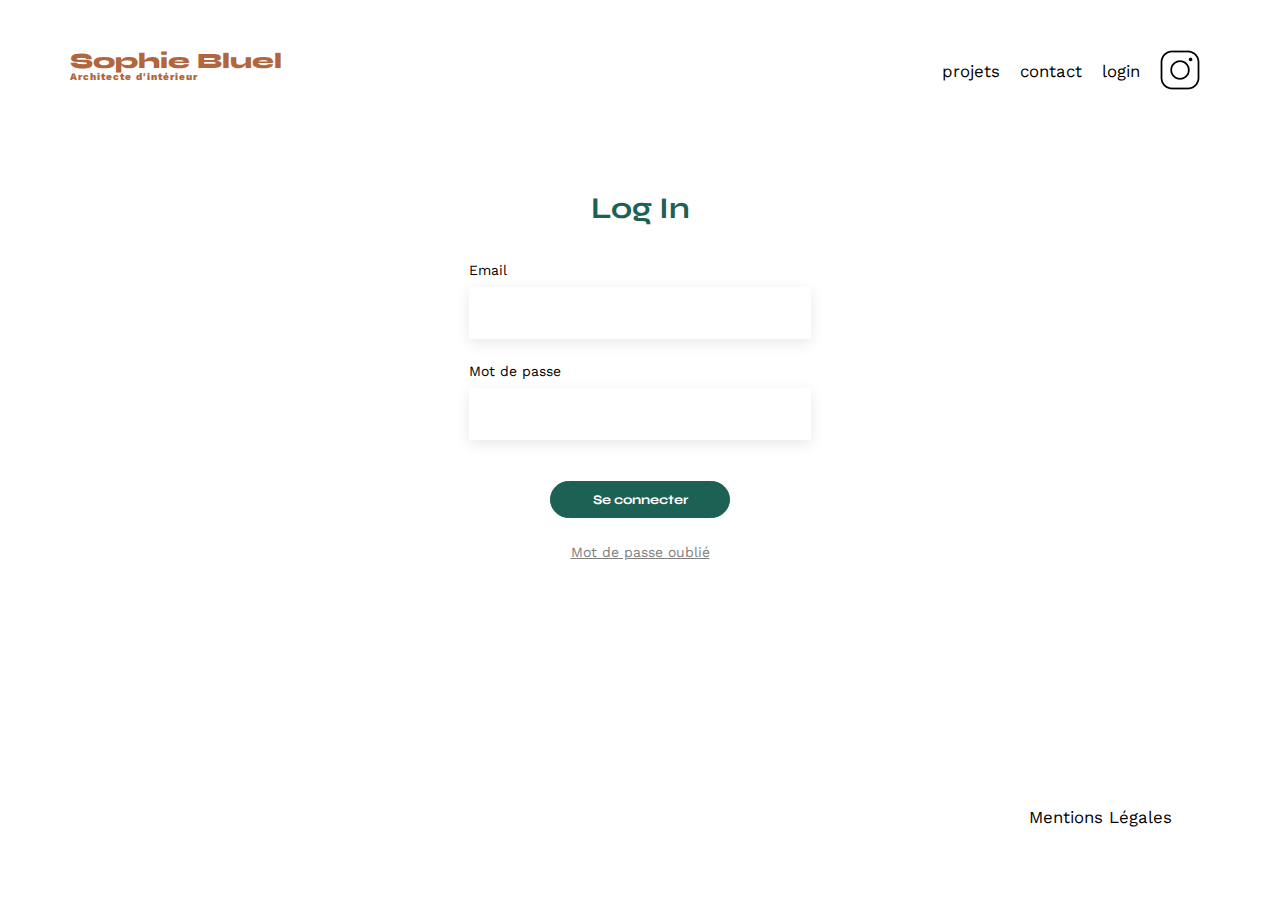
<file: FrontEnd/login.html>
<!DOCTYPE html>
<html lang="fr">
<head>
	<meta charset="UTF-8">
	<title>Sophie Bluel - Architecte d'intérieur</title>
	<meta name="viewport" content="width=device-width, initial-scale=1.0">
	<link rel="preconnect" href="https://fonts.googleapis.com">
	<link rel="preconnect" href="https://fonts.gstatic.com" crossorigin>
	<link href="https://fonts.googleapis.com/css2?family=Syne:wght@700;800&family=Work+Sans&display=swap" rel="stylesheet">
	<meta name="description" content="">
	<link rel="stylesheet" href="./assets/style.css">
</head>
<body>
<header>
	<h1><a href="./index.html">Sophie Bluel</a><span>Architecte d'intérieur</span></h1>
	<nav>
		<ul>
			<li>projets</li>
			<li>contact</li>
			<li class="login">login</li>
			<li><img src="./assets/icons/instagram.png" alt="Instagram"></li>
		</ul>
	</nav>
</header>
<main>
    <section class="login_form">
		<h2 class="title_login">Log In</h2>
		<form action="#" method="post">
			<label class="label_login email" for="email">Email</label>
			<input class="input_login input_email" type="email" name="email" id="email">
			<label class="label_login password" for="password">Mot de passe</label>
            <input class="input_login input_password" type="password" name="password" id="password">
			<p class="error_message"></p>
			<input class="login_btn btn" type="submit" value="Se connecter">
            <a href="#">Mot de passe oublié</a>
		</form>
	</section>
</main>
<footer class="footer">
	<nav>
		<ul>
			<li>Mentions Légales</li>
		</ul>
	</nav>
	<script src="./login.js"></script>
</footer>
</body>
</html>
</file>
<file: FrontEnd/assets/style.css>
/* http://meyerweb.com/eric/tools/css/reset/
   v2.0 | 20110126
   License: none (public domain)
*/
html, body, div, span, applet, object, iframe,
h1, h2, h3, h4, h5, h6, p, blockquote, pre,
a, abbr, acronym, address, big, cite, code,
del, dfn, em, img, ins, kbd, q, s, samp,
small, strike, strong, sub, sup, tt, var,
b, u, i, center,
dl, dt, dd, ol, ul, li,
fieldset, form, label, legend,
table, caption, tbody, tfoot, thead, tr, th, td,
article, aside, canvas, details, embed,
figure, figcaption, footer, header, hgroup,
menu, nav, output, ruby, section, summary,
time, mark, audio, video {
	margin: 0;
	padding: 0;
	border: 0;
	font-size: 100%;
	font: inherit;
	vertical-align: baseline;
}
/* HTML5 display-role reset for older browsers */
article, aside, details, figcaption, figure,
footer, header, hgroup, menu, nav, section {
	display: block;
}
body {
	line-height: 1;
}
ol, ul {
	list-style: none;
}
blockquote, q {
	quotes: none;
}
blockquote:before, blockquote:after,
q:before, q:after {
	content: '';
	content: none;
}
table {
	border-collapse: collapse;
	border-spacing: 0;
}
/** end reset css**/
body {
	max-width: 1140px;
	margin:auto;
	font-family: 'Work Sans' ;
	font-size: 14px;
}
/* Ajout banner homepage */
.banner {
	position: absolute;
	top: 0;
	left: 0;
	z-index: 1;
	background: #000;
	width: 100%;
	height: 40px;
}
.content-banner {
	display: flex;
	justify-content: center;
	align-items: center;
}
.banner i {
	color: #fff;
	margin-right: 5px;
}
.banner p {
	color: rgb(214, 214, 214);
	text-align: center;
	padding: 10px 0;
	margin-right: 10px;
}
.banner .update {
	background: #fff;
	border: 1px solid #000;
	border-radius: 15px;
	padding: 5px 15px;
	cursor: pointer;
}
/*** Partie Modale ***/
.modale {
	position: fixed;
	top: 0;
	left: 0;
	width: 100vw;
	height: 100%;
	background-color: rgba(0, 0, 0, 0.3);
	display: none;
	justify-content: center;
	align-items: center;
	z-index: 1;
}
.modale-container {
	background-color: white;
	border-radius: 10px;
	width: 630px;
	height: 700px;
	flex-direction: column;
	align-items: center;
	padding: 20px;
	position: sticky;
}
.icon-container {
	width: 100%;
	display: flex;
	justify-content: flex-end;
}
.fa-xmark{
	font-size: 20px;
	cursor: pointer;
}
.modale-container h2 {
	font-family: 'Work Sans';
	font-style: normal;
	font-weight: 400;
	font-size: 26px;
	color: #000000;
	margin: 20px 0;
}
/** Gallery Modale **/
.gallery-modale {
	display: flex;
	flex-wrap: wrap;
	width: 80%;
}
.gallery-modale figure {
	position: relative;
	width: 100px;
}
.gallery-modale img {
	width: 78px;
	height: 104px;
	margin-right: 5px;
}
.move, .delete {
	background: #000;
	width: 20px;
	height: 20px;
	border-radius: 2px;
	position: absolute;
}
.move {
	top: 9px;
	left: 27px;
}
.delete {
	top: 9px;
	left: 52px;
}
.icon-arrow, .icon-trash {
	cursor: pointer;
	color: #fff;
	font-size: 13px;
	position: absolute;
}
.icon-arrow {
	top: 4px;
	left: 3px;
}
.icon-trash {
	top: 3px;
	left: 4px;
}
.gallery-modale figcaption {
	margin-bottom: 10px;
}
.edit-line-modale {
	border: 1px solid #B3B3B3;
	width: 75%;
	position: absolute;
	top: 560px;
}
.btnAdd-photo {
	background: #1D6154;
	border-radius: 60px;
	border: none;
	color: #fff;
	width: 235px;
	padding: 10px 50px;
	margin: 20px 0 0;
	position: absolute;
	top: 580px;
	cursor: pointer;
}
.edit-delete {
	color: red;
	position: absolute;
	top: 680px;
	cursor: pointer;
}
/** Modale Add Project **/
.modale-add {
	background: #FFF;
	width: 600px;
	height: 640px;
	display: flex;
	flex-direction: column;
	align-items: center;
}
.icon-container-modale-add {
	width: 90%;
	margin: 20px;
	display: flex;
	justify-content: space-between;
	align-items: center;
}
.title-modale-add {
	font-family: 'Work Sans';
	font-style: normal;
	font-weight: 400;
	font-size: 26px;
	color: #000000;
	margin: 20px 0 30px;
}
.form {
	display: flex;
    flex-direction: column
}
.icon-modale-add {
	font-size: 50px;
	color: #B9C5CC;
}
.container-add-photo {
	width: 420px;
	height: 169px;
	background: #E8F1F7;
	border-radius: 3px;
	display: flex;
	flex-direction: column;
	align-items: center;
	justify-content: space-evenly;
	margin-bottom: 20px;
}
.img-add {
	display: none;
	width: 150px;
	height: 170px;
	object-fit: cover;
}
.title-add-image, .content-add-image {
	font-family: 'Work Sans';
	text-align: center;
}
.input-file-container {
	background: #CBD6DC;
	color: #306685;
	font-size: 14px;
	border-radius: 50px;
	width: 150px;
	padding: 10px 25px;
}
.text-modale-add {
	color: #444;
	font-size: 10px;
	font-style: normal;
	font-weight: 400;
}
.inputAdd-photo {
	display: none;
}
.title-label, .menu-label {
	margin: 10px 0;
	cursor: pointer;
}
.inputTitle-add, .select-category {
	height: 45px;
	color: #6C6C6C;
	padding: 0 5px;
	border: none;
	box-shadow: 0px 4px 14px rgba(0, 0, 0, 0.09);
	font-family: 'Work Sans';
	font-style: normal;
	font-weight: 400;
	font-size: 14px;
	line-height: 16px;
}
.inputTitle-add {
	width: 410px;
}
.select-category {
	width: 100%;
}
.edit-line {
	border: 1px solid #b7b7b7;
	width: 100%;
	margin: 35px 0 25px;
}
.btnAdd-validate[type="submit"] {
	background: #A7A7A7;
	border-radius: 60px;
	border: none;
	color: #fff;
	width: 235px;
	padding: 10px 50px;
	margin: 10px auto;
	cursor: pointer;
}
/****************************/
header {
	display: flex;
	justify-content: space-between;
	margin: 50px 0
}
section {
	margin: 50px 0
}
h1 {
	display: flex;
	flex-direction: column;
	font-family: 'Syne';
	font-size: 22px;
	font-weight: 800;
	color: #B1663C
}
h1 > span {
	font-family: 'Work Sans';
	font-size:10px;
	letter-spacing: 0.1em;
}

h2{
	font-family: 'Syne';
	font-weight: 700;
	font-size: 30px;
	color: #1D6154
}
nav ul {
	display: flex;
	align-items: center;
	list-style-type: none;
}
nav li {
	padding: 0 10px;
	font-size: 1.2em;
	cursor: pointer;
}
nav li a {
	text-decoration: none;
	color: #000;
}
nav li a:hover {
	color: #B1663C;
}
li:hover {
	color: #B1663C;
}
#introduction {
	display: flex;
	align-items: center;
}
#introduction figure {
	flex: 1
}
#introduction img {
	display: block;
	margin: auto;
	width: 80%;
}
/* Ajout icon "modifier" */ 
.content-profil, .content-intro {
	display: flex;
	align-items: center;
}
.content-profil {
	margin: 20px 0 0 57px;
}
.content-intro {
	margin: 15px 0;
}
.content-portfolio {
	margin: 5px 10px;
}
.text-banner, .text-intro, .text-portfolio, .text-photo {
	cursor: pointer;
	margin-left: 5px;
}
/*************************/
#introduction article {
	flex: 1
}
#introduction h2 {
	margin-bottom: 1em;
}

article > p {
	margin-bottom: 0.5em;
}
.header-portfolio {
	display: flex;
	justify-content: center;
	align-items: center;
}
.gallery {
	width: 100%;
	display: grid;
	grid-template-columns: 1fr 1fr 1fr;
	grid-column-gap: 20px;
	grid-row-gap: 20px;
}
.gallery img {
	width: 100%;
}
/* Button Filtre Homepage */
.categories {
	display: flex;
	justify-content: center;
	width: 50%;
	margin: 1em auto;
}
.btn {
	font-family: 'Syne';
	font-weight: 700;
	color: #1D6154;
	background-color: white;
	margin : 2em auto ;
	width: 130px;
	height: 37px;
	text-align: center;
	border-radius: 60px;
	border: 1px solid #1D6154;
	cursor: pointer;
}
.btn:focus {
	background: #1D6154;
	color: white;
}
#contact {
	width: 50%;
	margin: auto;
}
#contact > * {
	text-align: center;
}
#contact h2{
	margin-bottom: 20px;
}
#contact form {
	text-align: left;
	margin-top:30px;
	display: flex;
	flex-direction: column;
}
#contact input {
	height: 50px;
	font-size: 1.2em;
	border: none;
	box-shadow: 0px 4px 14px rgba(0, 0, 0, 0.09);
}
#contact label {
	margin: 2em 0 1em 0;
}
#contact textarea {
	border: none;
	box-shadow: 0px 4px 14px rgba(0, 0, 0, 0.09);
}
input[type="submit"]{
	font-family: 'Syne';
	font-weight: 700;
	color: white;
	background-color: #1D6154;
	margin : 2em auto ;
	width: 180px;
	text-align: center;
	border-radius: 60px ;
}
footer nav ul {
	display: flex;
	justify-content: flex-end;
	margin: 2em
}
/** Partie Login **/
h1 > a{
	display: flex;
	flex-direction: column;
	font-family: 'Syne';
	font-size: 22px;
	font-weight: 800;
	color: #B1663C;
	text-decoration: none;
	cursor: pointer;
}
main {
	margin-top: 100px;
}
.login_form {
	width: 30%;
	margin: auto;
}
.title_login {
	margin-top: 50px;
	text-align: center;
}
.login_form form {
	text-align: left;
	margin-top:30px;
	display: flex;
	flex-direction: column;
	position: relative;
}
.error_message {
	text-align: center;
	color: red;
}
.input_login {
	height: 50px;
	font-size: 1.2em;
	border: none;
	box-shadow: 0px 4px 14px rgba(0, 0, 0, 0.09);
	margin-bottom: 15px;
}
.label_login {
	text-align: left;
	padding: 10px 0;
}
.login_form a {
	color: grey;
}
.login_form a {
	text-align: center;
}
.footer {
	margin-top: 250px;
}
</file>
